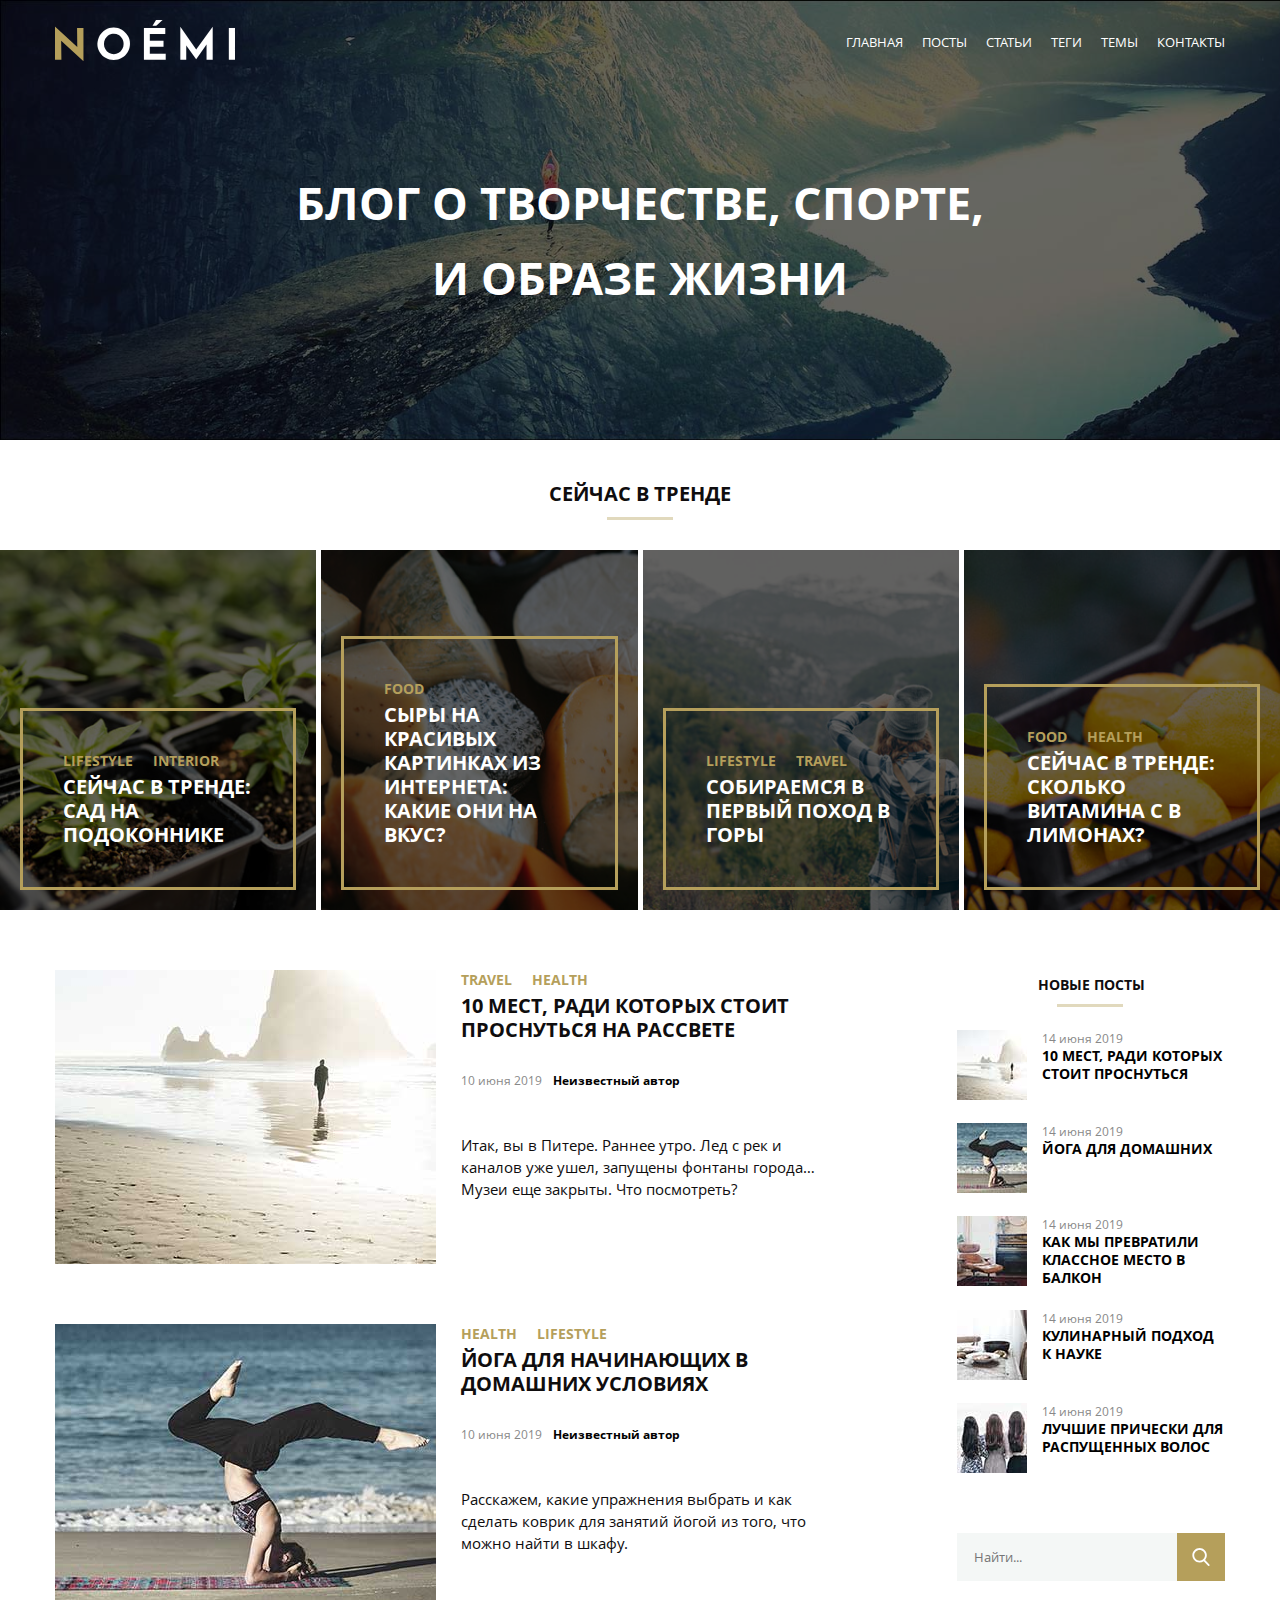
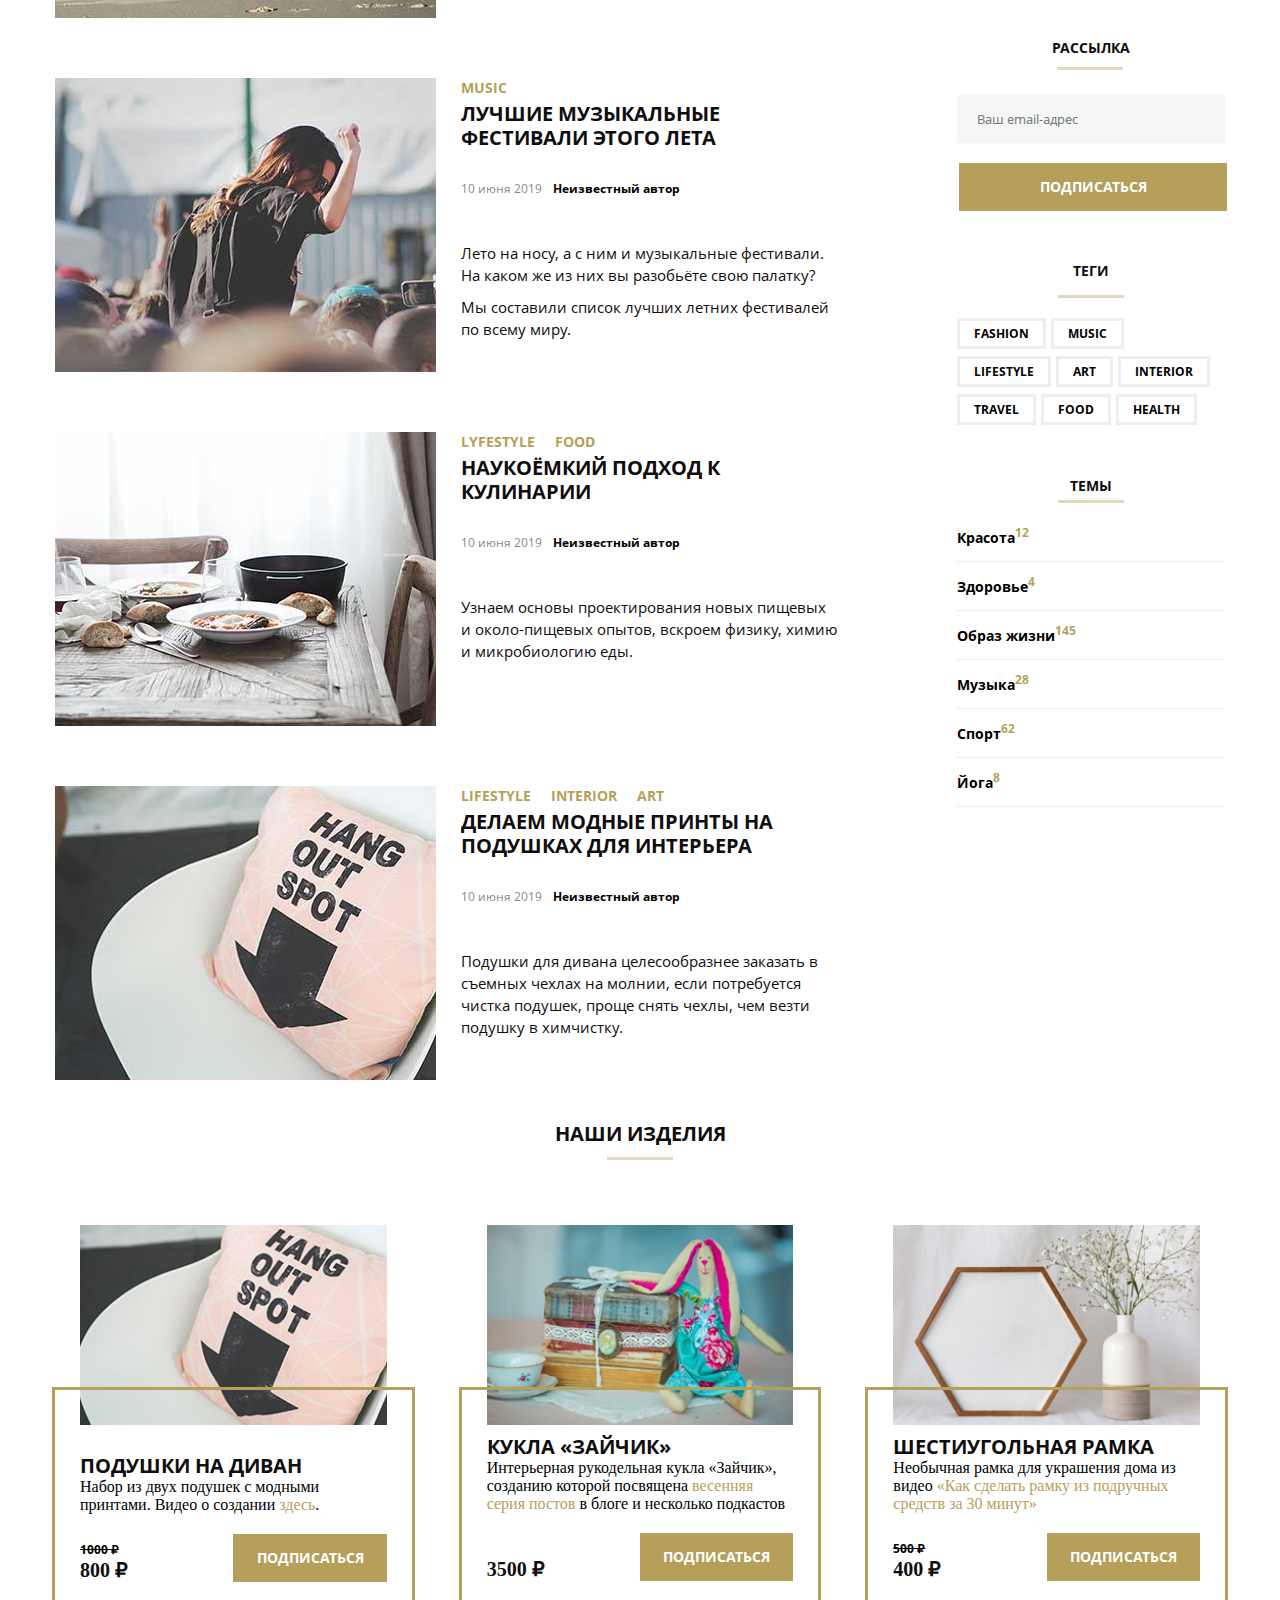
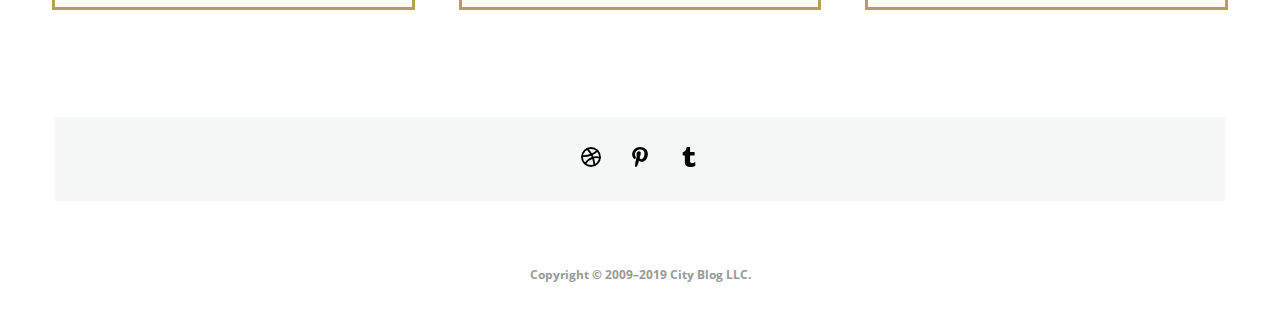
<file: index.html>
<!DOCTYPE html>
<html lang="en">
  <head>
    <meta charset="UTF-8" />
    <meta name="viewport" content="width=device-width, initial-scale=1.0" />
    <title>MQ diploma</title>
    <link rel="stylesheet" href="css/style.css" />
  </head>
  <body>
    <header class="header">
      <div class="container">
        <div class="banner">
          <div class="navbar">
            <a href="#index.html" class="logo">
              <img
                src="svg/noemi-logo.svg"
                title="На главную"
                alt="Логотип"
              />
            </a>
            <div class="menu-container">
              <input type="checkbox" class="burger-check" id="burger">
              <label class="burger-menu" for="burger">☰</label>
              <nav class="menu">
              <a class="menu-item menu-main" href="#logo">Главная</a>
              <a class="menu-item" href="#0">Посты</a>
              <a class="menu-item" href="#0">Статьи</a>
              <a class="menu-item" href="#0">Теги</a>
              <a class="menu-item" href="#0">Темы</a>
              <a class="menu-item" href="#0">Контакты</a>
            </nav>
            </div>
          </div>
          <h1 class="title">Блог о творчестве, спорте, и образе жизни</h1>
        </div>
      </div>
    </header>
    <h2 class="trends-title">Сейчас в тренде</h2>
    <div class="trends">
      <div class="trends-card trend1">
        <div class="post-header trend-header">
          <ul class="post-categories">
            <li><a href="#0" class="post-category">LIFESTYLE</a></li>
            <li><a href="#0" class="post-category">Interior</a></li>
          </ul>
          <h2 class="post-name trend-name">
            <a href="#"
              >Сейчас в тренде: сад на подоконнике</a
            >
          </h2>
        </div>
      </div>
      <div class="trends-card trend2">
        <div class="post-header trend-header">
          <ul class="post-categories">
            <li><a href="#0" class="post-category">Food</a></li>
          </ul>
          <h2 class="post-name  trend-name">
            <a href="#"
              >сыры на красивых картинках из интернета: какие они на вкус?</a
            >
          </h2>
        </div>
      </div>
      <div class="trends-card trend3">
        <div class="post-header trend-header">
          <ul class="post-categories">
            <li><a href="#0" class="post-category">LIFESTYLE</a></li>
            <li><a href="#0" class="post-category">Travel</a></li>
          </ul>
          <h2 class="post-name trend-name">
            <a href="#"
              >СОБИРАЕМСЯ В ПЕРВЫЙ ПОХОД В ГОРЫ</a
            >
          </h2>
        </div>
      </div>
      <div class="trends-card trend4">
        <div class="post-header trend-header">
          <ul class="post-categories">
            <li><a href="#0" class="post-category">Food</a></li>
            <li><a href="#0" class="post-category">Health</a></li>
          </ul>
          <h2 class="post-name trend-name">
            <a href="#"
              >Сейчас в тренде: сКОЛЬКО ВИТАМИНА c В ЛИМОНАХ?</a
            >
          </h2>
        </div>
      </div>
    </div>
    <div class="container-center">
      <div class="container-content">
        <main class="main-container">
          <section class="post">
            <img
              class="post-image"
              src="images/last-post1.jpg"
              alt="Путник на фоне белых гор и моря"
            />
            <article class="post-box">
              <div class="post-header">
                <ul class="post-categories">
                  <li><a href="#0" class="post-category">Travel</a></li>
                  <li><a href="#0" class="post-category">Health</a></li>
                </ul>
                <h2 class="post-name">
                  <a href="#"
                    >10 мест, ради которых стоит проснуться на рассвете</a
                  >
                </h2>
              </div>
              <div class="post-info">
                <time class="post-time" datetime="2019-06-10"
                  >10 июня 2019</time
                >
                <h3 class="post-author">Неизвестный автор</h3>
              </div>
              <div class="post-content">
                <p class="post-content-part">
                  Итак, вы в Питере. Раннее утро. Лед с рек и каналов уже ушел,
                  запущены фонтаны города… Музеи еще закрыты. Что посмотреть?
                </p>
              </div>
            </article>
          </section>
          <section class="post">
            <img
              class="post-image"
              src="images/last-post2.jpg"
              alt="Девушка-йог на пляже"
            />
            <article class="post-box">
              <div class="post-header">
                <ul class="post-categories">
                  <li><a href="#0" class="post-category">health</a></li>
                  <li><a href="#0" class="post-category">lifestyle</a></li>
                </ul>
                <h2 class="post-name">
                  <a href="#">ЙОга для начинающих в домашних условиях</a>
                </h2>
              </div>
              <div class="post-info">
                <time class="post-time" datetime="2019-06-10"
                  >10 июня 2019</time
                >
                <h3 class="post-author">Неизвестный автор</h3>
              </div>
              <div class="post-content">
                <p class="post-content-part">
                  Расскажем, какие упражнения выбрать и как сделать коврик для
                  занятий йогой из того, что можно найти в шкафу.
                </p>
              </div>
            </article>
          </section>
          <section class="post">
            <img
              class="post-image"
              src="images/last-post3.jpg"
              alt="Фанат на концерте"
            />
            <article class="post-box">
              <div class="post-header">
                <ul class="post-categories">
                  <li><a href="#0" class="post-category">music</a></li>
                </ul>
                <h2 class="post-name">
                  <a href="#">Лучшие музыкальные фестивали этого лета</a>
                </h2>
              </div>
              <div class="post-info">
                <time class="post-time" datetime="2019-06-10"
                  >10 июня 2019</time
                >
                <h3 class="post-author">Неизвестный автор</h3>
              </div>
              <div class="post-content">
                <p class="post-content-part">
                  Лето на носу, а с ним и музыкальные фестивали. На каком же из
                  них вы разобьёте свою палатку?
                </p>
                <p class="post-content-part">
                  Мы составили список лучших летних фестивалей по всему миру.
                </p>
              </div>
            </article>
          </section>
          <section class="post">
            <img
              class="post-image"
              src="images/last-post4.jpg"
              alt="Засервированный стол"
            />
            <article class="post-box">
              <div class="post-header">
                <ul class="post-categories">
                  <li><a href="#0" class="post-category">LYFESTYLE</a></li>
                  <li><a href="#0" class="post-category">FOOD</a></li>
                </ul>
                <h2 class="post-name">
                  <a href="#">Наукоёмкий подход к кулинарии</a>
                </h2>
              </div>
              <div class="post-info">
                <time class="post-time" datetime="2019-06-10"
                  >10 июня 2019</time
                >
                <h3 class="post-author">Неизвестный автор</h3>
              </div>
              <div class="post-content">
                <p class="post-content-part">
                  Узнаем основы проектирования новых пищевых и около-пищевых
                  опытов, вскроем физику, химию и микробиологию еды.
                </p>
              </div>
            </article>
          </section>
          <section class="post">
            <img
              class="post-image"
              src="images/last-post5.jpg"
              alt="Подушка с модным принтом"
            />
            <article class="post-box">
              <div class="post-header">
                <ul class="post-categories">
                  <li><a href="#0" class="post-category">Lifestyle</a></li>
                  <li><a href="#0" class="post-category">INTERIOR</a></li>
                  <li><a href="#0" class="post-category">art</a></li>
                </ul>
                <h2 class="post-name">
                  <a href="#">делаем модные принты на подушках для интерьера</a>
                </h2>
              </div>
              <div class="post-info">
                <time class="post-time" datetime="2019-06-10"
                  >10 июня 2019</time
                >
                <h3 class="post-author">Неизвестный автор</h3>
              </div>
              <div class="post-content">
                <p class="post-content-part">
                  Подушки для дивана целесообразнее заказать в съемных чехлах на
                  молнии, если потребуется чистка подушек, проще снять чехлы,
                  чем везти подушку в химчистку.
                </p>
              </div>
            </article>
          </section>
        </main>
        <aside class="sidebar">
          <div class="new-posts">
            <h2 class="new-posts-title">Новые посты</h2>
            <div class="new-posts-wrapper">
              <div class="new-post">
                <img
                  class="new-post-image"
                  src="images/2.jpg"
                  alt="Путник на фоне белых гор и моря"
                />
                <div class="new-post-content">
                  <time class="new-post-time" datetime="2019-06-14"
                    >14 июня 2019</time
                  >
                  <h2 class="new-post-name">
                    <a href="#">10 мест, ради которых стоит проснуться</a>
                  </h2>
                </div>
              </div>
              <div class="new-post">
                <img
                  class="new-post-image"
                  src="images/151.jpg"
                  alt="Девушка-йог на пляже"
                />
                <div class="new-post-content">
                  <time class="new-post-time" datetime="2019-06-14"
                    >14 июня 2019</time
                  >
                  <h2 class="new-post-name">
                    <a href="#">Йога для домашних</a>
                  </h2>
                </div>
              </div>
              <div class="new-post">
                <img
                  class="new-post-image"
                  src="images/45.jpg"
                  alt="Уютное место"
                />
                <div class="new-post-content">
                  <time class="new-post-time" datetime="2019-06-14"
                    >14 июня 2019</time
                  >
                  <h2 class="new-post-name">
                    <a href="#">как мы превратили классное место в балкон</a>
                  </h2>
                </div>
              </div>
              <div class="new-post">
                <img
                  class="new-post-image"
                  src="images/501.jpg"
                  alt="Засервированный стол"
                />
                <div class="new-post-content">
                  <time class="new-post-time" datetime="2019-06-14"
                    >14 июня 2019</time
                  >
                  <h2 class="new-post-name">
                    <a href="#">Кулинарный подход к науке</a>
                  </h2>
                </div>
              </div>
              <div class="new-post">
                <img
                  class="new-post-image"
                  src="images/7.jpg"
                  alt="Прически"
                />
                <div class="new-post-content">
                  <time class="new-post-time" datetime="2019-06-14"
                    >14 июня 2019</time
                  >
                  <h2 class="new-post-name">
                    <a href="#">лучшие прически для распущенных волос</a>
                  </h2>
                </div>
              </div>
            </div>
          </div>
          <div class="search">
            <form class="search">
              <label class="search-group">
                <span hidden>Поисковая строка</span>
                <input class="search-field" placeholder="Найти..." required />
              </label>
              <button class="search-button"><span hidden>Поиск</span></button>
            </form>
          </div>
          <div class="malling-list">
            <h2 class="malling-list-title">Рассылка</h2>
            <div class="search">
              <form class="malling-list-form">
                <label class="malling-group">
                  <span hidden>Отправить email-адрес</span>
                  <input
                    class="malling-field"
                    placeholder="Ваш email-адрес"
                    required
                  />
                </label>
                <button class="btn malling-button"><label for="popup1" >
                  Подписаться<span hidden>Подписаться</span></label></button>
                </button>
              </form>
            </div>
          </div>
          <div class="popup-container">
            <div class="box"></div>
            <input type="checkbox" id="popup1" class="popup-toggle">
            <div class="popup">
              <label for="popup1" class="popup-close-bg"></label>
              <div class="popup-content">
                  <label for="popup1" class="popup-close"><span hidden>Закрыть</span>&times;</label>
                  <h2 class="popup-title">Ваш фидбек</h2>
                  <form class="form">
                    <div class="form-row form-popup1">
                      <label class="form-group">
                        <span class="form-hint">Как часто вы заходите на сайт</span>
                        <select class="popup-select">
                          <option>2-3 раза в неделю</option>
                          <option selected>Почти каждый день</option>
                          <option>1-2 раза в неделю</option>
                          <option>Реже, чем раз в неделю</option>
                        </select>
                      </label>
                    </div>
                    <div class="form-row form-popup2">
                      <span class="form-hint">Вы подписаны на e-mail-рассылку?</span>
                      <label class="radio-group">
                        <input type="radio" name="radio-group" class="radio-group-control" checked>
                        <span class="radio-group-text" selected>Да</span>
                      </label>
                      <label class="radio-group">
                        <input type="radio" name="radio-group" class="radio-group-control" checked>
                        <span class="radio-group-text">Нет</span>
                      </label>
                    </div>
                    <div class="form-row form-popup3">
                      <span class="form-hint">Расскажите, какой контент вы хотели бы видеть на нашем сайте?</span>
                      <textarea class="form-field" placeholder="Может, больше рецептов?"></textarea>
                    </div>  
                    <div class="form-row form-popup4">
                      <button class="btn popup-button">Отправить</button>
                    </div>
                  </form>
              </div>
            </div>
          </div>
          <div class="tags-container">
            <div class="tags">
              <h2 class="tags-title">Теги</h2>
              <ul class="tags-list">
                <li class="tag-list-item">
                  <a href="#" class="tag">Fashion</a>
                </li>
                <li class="tag-list-item"><a href="#" class="tag">MuSiC</a></li>
                <li class="tag-list-item">
                  <a href="#" class="tag">Lifestyle</a>
                </li>
                <li class="tag-list-item"><a href="#" class="tag">ART</a></li>
                <li class="tag-list-item">
                  <a href="#" class="tag">Interior</a>
                </li>
                <li class="tag-list-item">
                  <a href="#" class="tag">travel</a>
                </li>
                <li class="tag-list-item"><a href="#" class="tag">FOOD</a></li>
                <li class="tag-list-item">
                  <a href="#" class="tag">HEALTH</a>
                </li>
              </ul>
            </div>
          </div>
          <div class="topics-container">
            <div class="topics">
              <h2 class="topics-title">Темы</h2>
              <ul class="topics-list">
                <li class="topics-list-item">
                  <a href="#" class="topic">Красота</a
                  ><span class="counter">12</span>
                </li>
                <li class="topics-list-item">
                  <a href="#" class="topic">Здоровье</a
                  ><span class="counter">4</span>
                </li>
                <li class="topics-list-item">
                  <a href="#" class="topic">Образ жизни</a
                  ><span class="counter">145</span>
                </li>
                <li class="topics-list-item">
                  <a href="#" class="topic">Музыка</a
                  ><span class="counter">28</span>
                </li>
                <li class="topics-list-item">
                  <a href="#" class="topic">Спорт</a
                  ><span class="counter">62</span>
                </li>
                <li class="topics-list-item">
                  <a href="#" class="topic">Йога</a
                  ><span class="counter">8</span>
                </li>
              </ul>
            </div>
          </div>
        </aside>
      </div>
      <h2 class="shop-title">Наши изделия</h2>
      <div class="shop">
        <div class="shop-card shop1">
          <div class="img shop-img1"></div>
          <div class="shop-content different-content">
              <h2 class="post-name">
                <a href="#">Подушки на диван</a>
              </h2>
              <p class="shop-text">Набор из двух подушек с модными принтами. Видео о создании <a class="shop-link" href="#">здесь</a>.</p>
              <div class="shop-footer">
                <div class="shop-price">
                  <span class="counter shop-price-old">1000 ₽</span>
                  <span class="shop-price-new">800 ₽</span>
                </div>
                <button class="btn shop-button">
                  Подписаться<span hidden>Подписаться</span>
                </button>
              </div>
          </div>
        </div>
        <div class="shop-card shop2">
          <div class="img shop-img2"></div>
          <div class="shop-content">
              <h2 class="post-name">
                <a href="#">Кукла «Зайчик»</a>
              </h2>
              <p class="shop-text">Интерьерная рукодельная кукла «Зайчик», созданию которой посвящена <a class="shop-link" href="#">весенняя серия постов</a> в блоге и несколько подкастов</p>
              <div class="shop-footer">
                <div class="shop-price">
                  <span class="shop-price-new">3500 ₽</span>
                </div>
                <button class="btn shop-button">
                  Подписаться<span hidden>Подписаться</span>
                </button>
              </div>
          </div>
        </div>
        <div class="shop-card shop3">
          <div class="img shop-img3"></div>
          <div class="shop-content">
              <h2 class="post-name">
                <a href="#">Шестиугольная рамка</a>
              </h2>
              <p class="shop-text">Необычная рамка для украшения дома из видео <a class="shop-link" href="#">«Как сделать рамку из подручных средств за 30 минут»</a></p>
              <div class="shop-footer">
                <div class="shop-price">
                  <span class="counter shop-price-old">500 ₽</span>
                  <span class="shop-price-new">400 ₽</span>
                </div>
                <button class="btn shop-button">
                  Подписаться<span hidden>Подписаться</span>
                </button>
              </div>
          </div>
        </div>
      </div>
      <footer class="footer">
        <div class="socials-container">
          <address class="articles-socials">
            <ul class="socials">
              <li class="socials-item dribbble">
                <a href="#" alt="Dribbble"
                  ><span hidden>Перейти на Dribbble </span></a
                >
              </li>
              <li class="socials-item pinterest">
                <a href="#" alt="Pinterest"
                  ><span hidden>Перейти на Pinterest</span></a
                >
              </li>
              <li class="socials-item tumblr">
                <a href="#" alt="Tumblr"
                  ><span hidden>Перейти на Tumblr</span></a
                >
              </li>
            </ul>
          </address>
        </div>
        <div class="copyright">
          <span class="copyright-text"
            >Copyright © 2009–2019 City Blog LLC.</span
          >
        </div>
      </footer>
    </div>
  </body>
</html>
</file>
<file: css/style.css>
:root {
  --sidebar-margin: calc(100% - 275px);
}

body, div, section, h1, h2, h3, p, ul {
  margin: 0;
}

ul {
  padding: 0;
  list-style: none;
}

a {
  text-decoration: none;
  color: inherit;
}

@font-face {
  font-family: OpenSans;
  src: url(../fonts/OpenSans-Regular.woff);
  font-weight: 400;
}

@font-face {
  font-family: OpenSans;
  src: url(../fonts/OpenSans-Bold.woff);
  font-weight: 700;
}

.header {
  background-image: url(../images/banner-bg.jpg);
  background-size: cover;
  position: relative;
  z-index: 0;
  margin: 0 auto;
}

.header::after {
  content: '';
  display: block;
  position: absolute;
  background-color: #000;
  left: 0;
  top: 0;
  height: 100%;
  width: 100%;
  opacity: 0.6;
  z-index: -1;
}

.banner {
  width: 100%;
  padding-top: 20px;
}

.navbar {
  margin: 0 auto;
  justify-content: space-between;
  align-items: center;
}

.logo {
  width: 180px;
}

.burger-check {
  display: none;
}

.burger, .burger-menu {
  display: none;
}

.menu-item {
  font-size: 13px;
  text-transform: uppercase;
  color: #ffffff;
  font-weight: 400;
  font-family: "OpenSans", Arial, sans-serif;
  text-align: center;
  margin-left: 15px;
}

.menu-main {
  margin-left: 32px;
}

.menu-item:first-child {
  margin-left: 0;
}

.menu-item:hover {
  text-decoration: underline;
  cursor: pointer;
}

.trends-title {
  margin-top: 40px;
  margin-bottom: 30px;
  font-size: 20px;
  text-align: center;
  text-transform: uppercase;
  color: #0f0d0e;
  font-weight: 700;
  font-family: "OpenSans", Arial, sans-serif;
}

.trends-title::after {
  content: '';
  width: 66px;
  height: 3px;
  background-color: #b59f5b;
  opacity: 0.4;
  margin: 0 auto;
  margin-top: 10px;
  display: block;
}

.trends {
  display: flex;
}

.trends-card {
  width: calc(25% - 5px);
  min-height: 320px;
  display: flex;
  align-items: flex-end;
  position: relative;
  background-size: cover;
  padding: 20px;
  z-index: 0;
}

.trends-card::after {
  content: '';
  display: block;
  position: absolute;
  background-color: #000;
  left: 0;
  top: 0;
  height: 100%;
  width: 100%;
  opacity: 0.6;
  z-index: -1;
}

.trend2 {
  margin-left: 5px;
}

.trend3 {
  margin-left: 5px;
}

.trend4 {
  margin-left: 5px;
}

.trend1 {
  background-image: url(../images/trend1.jpg);
  z-index: -1;
}

.trend2 {
  background-image: url(../images/trend2.jpg);
  z-index: -1;
}

.trend3 {
  background-image: url(../images/trend3.jpg);
  z-index: -1;
}

.trend4 {
  background-image: url(../images/trend4.jpg);
  z-index: -1;
}

.trend-header {
  border: 3px solid #b59f5b;
  padding: 40px;
}

.container-center {
  max-width: 1170px;
  margin: 0 auto;
  display: flex;
  flex-direction: column;
}

.container-content {
  display: flex;
  width: 100%;
}

.main {
  display: flex;
  flex-grow: 1;
}

.sidebar {
  margin-top: 65px;
}

.title {
  margin: 0 auto;
  text-transform: uppercase;
  color: #ffffff;
  font-weight: 700;
  font-family: "OpenSans", Arial, sans-serif;
  font-style: normal;
  text-align: center;
}

.post, .post-categories {
  display: flex;
}

.post-image {
  max-height: 296px;
}

.post-categories {
  flex-wrap: wrap;
  gap: 20px;
}

.post-box {
  display: inline-block;
  vertical-align: top;
  margin-left: 25px;
}

.post {
  margin-top: 60px;
}

.post-category {
  margin-right: 10px;
  font-size: 14px;
  text-transform: uppercase;
  color: #b59f5b;
  font-weight: 700;
  font-family: "OpenSans", Arial, sans-serif;
}

.post-category:last-child {
  margin-right: 0;
}

.post-category:hover {
  text-decoration: underline;
}

.post-name {
  font-size: 20px;
  line-height: 24px;
  margin-top: 5px;
  text-transform: uppercase;
  color: #0f0d0e;
  font-weight: 700;
  font-family: "OpenSans", Arial, sans-serif;
}

.trend-name {
  font-size: 20px;
  color: #ffffff;
}

.post-name:hover {
  color: #b59f5b;
}

.post-info {
  font-size: 12px;
  margin-top: 30px;
}

.post-time {
  color: #888888;
  font-weight: 400;
  font-family: "OpenSans", Arial, sans-serif;
}

.post-author {
  display: inline-block;
  margin-left: 8px;
  font-size: 12px;
  color: #000000;
  font-weight: 700;
  font-family: "OpenSans", Arial, sans-serif;
}

.post-content {
  margin-top: 45px;
  font-size: 15px;
  line-height: 22px;
  color: #0f0d0e;
  font-weight: 400;
  font-family: "OpenSans", Arial, sans-serif;
}

.post-content-part {
  margin-top: 10px;
}

.sidebar {
  width: 275px;
  margin-left: 120px;
}

.new-posts {
  margin-bottom: 55px;
  flex-direction: column;
  justify-content: center;
  align-items: center;
}

.new-post {
  display: flex;
}

.new-posts-title {
  font-size: 14px;
  text-align: center;
  text-transform: uppercase;
  color: #0f0d0e;
  font-weight: 700;
  font-family: "OpenSans", Arial, sans-serif;
}

.new-posts-title::after {
  content: '';
  width: 66px;
  height: 3px;
  background-color: #b59f5b;
  opacity: 0.4;
  margin-top: 10px;
  margin-left: 100px;
  display: block;
}

.new-post {
  margin-top: 23px;
}

.new-post-name {
  font-size: 14px;
  line-height: 18px;
  text-transform: uppercase;
  color: #000000;
  font-weight: 700;
  font-family: "OpenSans", Arial, sans-serif;
}

.new-post-content {
  margin-left: 15px;
  vertical-align: top;
  display: inline-block;
}

.new-post-time {
  font-size: 12px;
  display: block;
  color: #888888;
  font-weight: 400;
  font-family: "OpenSans", Arial, sans-serif;
}

.new-post-image {
  max-height: 70px;
}

.search {
  margin-top: 5px;
  display: flex;
}

.search-field {
  width: 220px;
  height: 48px;
  background-color: #f4f7f6;
  border: none;
  padding-left: 17px;
  font-size: 13px;
  color: #000000;
  font-weight: 400;
  font-family: "OpenSans", Arial, sans-serif;
  box-sizing: border-box;
}

.search-field:focus {
  outline: none;
  border: 1px solid #b59f5b;
  ;
}

.search-button {
  width: 48px;
  background-image: url(../svg/search.svg);
  background-repeat: no-repeat;
  background-size: 18px;
  background-color: #b59f5b;
  background-position: center;
  border: none;
}

.search-button:hover {
  background-color: #323232;
  cursor: pointer;
}

.malling-list-title {
  font-size: 14px;
  margin-top: 57px;
  text-align: center;
  text-transform: uppercase;
  color: #0f0d0e;
  font-weight: 700;
  font-family: "OpenSans", Arial, sans-serif;
}

.malling-list-title::after {
  content: '';
  width: 66px;
  height: 3px;
  background-color: #b59f5b;
  opacity: 0.4;
  margin-top: 10px;
  margin-left: 100px;
  display: block;
  margin-bottom: 10px;
}

.malling-field {
  box-sizing: border-box;
  width: 100%;
  height: 48px;
  background-color: #f4f7f6;
  border: none;
  padding-left: 20px;
  margin-top: 15px;
  font-size: 13px;
  color: #000000;
  font-weight: 400;
  font-family: "OpenSans", Arial, sans-serif;
}

.malling-field:focus {
  outline: none;
  border: 1px solid #b59f5b;
  ;
}

.btn {
  background-color: #b59f5b;  
  border: none;
  font-size: 14px;
  text-transform: uppercase;
  color: #ffffff;
  font-weight: 700;
  font-family: "OpenSans", Arial, sans-serif;
}

.malling-button {
  width: 100%;
  height: 48px;
  margin-top: 20px;
  margin-left: 2px;
}

.malling-button:hover {
  background-color: #323232;
  cursor: pointer;
}

.tags {
  text-transform: uppercase;
}

.tags-title {
  text-align: center;
  margin-top: 50px;
  font-size: 14px;
  color: #0f0d0e;
  font-weight: 700;
  font-family: "OpenSans", Arial, sans-serif;
}

.tags-title::after {
  content: '';
  width: 66px;
  height: 3px;
  display: block;
  margin: 0 auto;
  margin-top: 15px;
  margin-bottom: 15px;
  background-color: #b59f5b;
  opacity: 0.4;
}

.tags-list {
  list-style-type: none;
  display: flex;
  flex-wrap: wrap;
}

.tag {
  text-align: center;
  text-transform: uppercase;
  padding: 4px 14px;
  border: 3px solid #eeeeee;
  font-size: 12px;
  color: #000000;
  text-decoration: none;
  font-weight: 700;
  font-family: "OpenSans", Arial, sans-serif;
}

.tag:hover {
  outline: 3px solid #b59f5b;
}

.tag-list-item {
  display: inline-flex;
  margin-top: 5px;
  margin-bottom: 2px;
  align-items: center;
  list-style-type: none;
}

.tag-list-item:hover {
  background-color: #8f8c8c;
}

.tag-list-item {
  margin-right: 5px;
}

.topics-title {
  margin-top: 49px;
  text-align: center;
  font-size: 14px;
  text-transform: uppercase;
  color: #0f0d0e;
  font-weight: 700;
  font-family: "OpenSans", Arial, sans-serif;
}

.topics-title::after {
  content: '';
  width: 66px;
  height: 3px;
  display: block;
  margin: 0 auto;
  margin-top: 5px;
  margin-bottom: 10px;
  background-color: #b59f5b;
  opacity: 0.4;
}

.topic {
  display: inline-block;
  font-weight: 700;
  color: #000000;
  font-size: 14px;
  line-height: 40px;
  font-family: "OpenSans", Arial, sans-serif;
}

.topics-list-item {
  padding-top: 5px;
  padding-bottom: 3px;
  list-style: none;
  border-bottom: 1px solid #eeeeee;
}

.counter {
  font-size: 12px;
  text-transform: unset;
  vertical-align: super;
  color: #b59f5b;
  font-weight: 700;
  font-family: "OpenSans", Arial, sans-serif;
}

.shop-title {
  margin-top: 40px;
  font-size: 20px;
  text-align: center;
  text-transform: uppercase;
  color: #0f0d0e;
  font-weight: 700;
  font-family: "OpenSans", Arial, sans-serif;
}

.shop-title::after {
  content: '';
  width: 66px;
  height: 3px;
  background-color: #b59f5b;
  opacity: 0.4;
  margin: 0 auto;
  margin-top: 10px;
  display: block;
}

.shop {
  display: flex;
}

.shop-card {
  width: calc(33.3% - 50px);
  padding: 65px 25px;
  display: flex;
  flex-direction: column;
  justify-content: space-between;
}

.shop2 {
  margin-left: 50px;
}

.shop3 {
  margin-left: 50px;
}

.img {
  width: 100%;
  min-height: 200px;
  background-size: cover;
}

.shop-img1 {
  background-image: url(../images/shop-item-desk1.jpg);
}

.shop-img2 {
  background-image: url(../images/shop-item-desk2.jpg);
}

.shop-img3 {
  background-image: url(../images/shop-item-desk3.jpg);
}

.shop-content {
  margin-top: -10px;
  padding-top: 15px;
  outline: 3px solid #b59f5b;
  outline-offset: 25px;
  flex-grow: 1;
}

.different-content {
  padding-top: 34px;
}

.shop-footer {
  display: flex;
  justify-content: space-between;
}

.shop-price {
  display: flex;
  flex-direction: column;
  color: #000000;
  margin-top: 15px;
  justify-content: flex-end;
}

.shop-price-old {
  color: #000000;
  text-decoration: line-through;
}

.shop-price-new {
  font-size: 20px;
  text-transform: uppercase;
  color: #0f0d0e;
  font-weight: 700;
  font-family: "Open Sans";
}

.shop-button {
  width: 50%;
  height: 48px;
  margin-top: 20px;
}

.shop-button:hover {
  background-color: #323232;
  cursor: pointer;
}

.shop-link {
  color: #b59f5b;
}

.shop-link:hover {
  text-decoration: underline;
}

.articles-socials {
  width: 100%;
  margin-top: 70px;
  padding-top: 30px;
  padding-bottom: 30px;
  vertical-align: middle;
  text-align: center;
  background-color: #f4f7f6;
  background-size: 20px;
}

.socials {
  display: block;
}

.dribbble {
  background-image: url(../svg/001-dribbble.svg);
  width: 20px;
  height: 20px;
}

.pinterest {
  background-image: url(../svg/001-pinterest.svg);
  width: 20px;
  height: 20px;
}

.tumblr {
  background-image: url(../svg/003-tumblr.svg);
  width: 20px;
  height: 20px;
}

.socials-item {
  margin-right: 25px;
  display: inline-block;
  list-style: none;
  cursor: pointer;
}

.socials-item:last-child {
  margin-right: 0;
}

.socials-link-text {
  display: none;
  width: 1px;
  height: 1px;
  clip: rect(1px, 1px, 1px, 1px);
  position: absolute;
}

.socials-link-dribbble::after {
  display: inline-block;
  width: 20px;
  height: 20px;
  background-repeat: no-repeat;
  background-position: center center;
  background-size: 20px;
  background-color: transparent;
}

.socials-link-pinterest::after {
  display: inline-block;
  width: 20px;
  height: 20px;
  background-repeat: no-repeat;
  background-position: center center;
  background-size: 20px;
  background-color: transparent;
}

.socials-link-tumblr::after {
  display: inline-block;
  width: 20px;
  height: 20px;
  background-repeat: no-repeat;
  background-position: center center;
  background-size: 20px;
  background-color: transparent;
}

.copyright {
  margin-top: 65px;
  margin-bottom: 40px;
  text-align: center;
}

.copyright-text {
  display: block;
  font-size: 12px;
  color: #999999;
  font-weight: 700;
  font-family: "OpenSans", Arial, sans-serif;
}

.popup-container {
  position: relative;
}

.popup {
  position: fixed;
  width: 100%;
  height: 100%;
  left: 0;
  top: 0;
  background-color: rgba(0, 0, 0, 0.5);
  display: none;
  justify-content: center;
  align-items: center;
  z-index: 3;
}

.popup-close-bg {
  position: absolute;
  width: 100%;
  height: 100%;
  top: 0;
  left: 0;
  z-index: 1;
}

.popup-toggle {
  display: none;
}

.popup-toggle:checked + .popup {
  display: flex;
}

.popup-content {
  position: relative;
  background-color: #ffffff;
  width: 355px;
  height: 590px;
  padding: 30px;
  box-sizing: border-box;
  z-index: 2;
}

.popup-title {
  font-size: 20px;
  text-align: center;
  text-transform: uppercase;
  color: #0f0d0e;
  font-weight: 700;
  font-family: "OpenSans", Arial, sans-serif;
}

.popup-title::after {
  content: '';
  width: 66px;
  height: 3px;
  background-color: #b59f5b;
  opacity: 0.4;
  margin: 0 auto;
  margin-top: 10px;
  margin-bottom: 20px;
  display: block;
}

.popup-close {
  position: absolute;
  color: #fff;
  font-size: 40px;
  right: -40px;
  top: -45px;
  cursor: pointer;
}

.popup-close:hover {
  color: rgb(235, 202, 120);
}

.form-popup1 {
  vertical-align: middle;
}

.form-popup2 {
  margin-top: 35px;
} 

.form-popup3 {
  margin-top: 35px;
}

.form-popup4 {
  margin-top: 25px;
}

.form-hint {
  display: block;
  font-size: 13px;
  margin-bottom: 12px;
}

.popup-select {
  width: 100%;
  height: 48px;
  padding-left: 20px;
  color: #888888;
  font-family: inherit;
  border: 1px solid #dddddd;
  background-image: url(https://netology-code.github.io/resourses/pics/select__min_.svg);
  background-color: #f3f7f6;
  background-size: 25px;
  background-repeat: no-repeat;
  background-position: right 2px center;
}

.popup-select {
  -webkit-appearance: none;
  -moz-appearance: none;
}

.radio-group-control {
  display: none;
}

.radio-group-text {
  margin-left: 15px;
}

.radio-group-text::before {
  content: '';
  display: inline-block;
  vertical-align: middle;
  width: 16px;
  height: 16px;
  border: 2px solid #b59f5b;
  margin-right: 5px;
  border-radius: 50%;
  box-sizing: border-box;
}

.radio-group-control:checked + .radio-group-text::before{
  background: #b59f5b;
  outline: 3px solid rgb(255, 255, 255);
  outline-offset: -4px;
}

.radio {
  position: absolute;
  clip: rect(1px, 1px, 1px, 1px);
  height: 1px;
  width: 1px;
}

.form-field {
  box-sizing: border-box;
  min-width: 100%;
  max-width: 100%;
  min-height: 135px;
  max-height: 150px;
  border: 1px solid #dddddd;
  padding: 15px 20px;
  font-family: inherit;
  background-color: #f3f7f6;
}

.popup-button {
  width: calc(100% - 1px);
  height: 48px;
}

.popup-button:hover {
  background-color: #323232;
  cursor: pointer;
}

@media (min-width: 1201px) {
  .title {
    margin-top: 100px;
    width: 690px;
    min-height: 275px;
    font-size: 45px;
    line-height: 75px;
  }

  .navbar {
    width: 1170px;
    display: flex;
    padding-left: 15px;
    padding-right: 15px;
  }
}

@media (min-width: 641px) and (max-width: 1200px) {

  .header {
    min-width: 700px;
    min-height: 400px;
    background-image: url(../images/banner-bg-tablet.jpg);
  }

  .title {
    margin-top: 100px;
    width: 690px;
    min-height: 275px;
    font-size: 45px;
    line-height: 75px;
  }

  .navbar {
    width: calc(100% - 30px);
    display: flex;
    padding-left: 15px;
    padding-right: 15px;
  }

  .menu {
    display: none;
    position: fixed;
    top: 65px;
    right: 30px;
  }

  .burger-check {
    display: none;
  }

  .burger-check:checked + .burger-menu + .menu {
    display: block;
  }

  .burger-menu {
    width: 30px;
    display: block;
    position: fixed;
    top: 20px;
    right: 20px;
    text-align: center;
    color: #f4f7f6;
    font-size: 30px;
    z-index: 2;
  }

  .trend-name {
    font-size: 16px;
  }

  .post {
    max-width: calc(100% - 30px);
    flex-direction: column;
    margin: 0 auto;
    margin-top: 60px;
  }
  
  .post-categories {
    margin-top: 20px;
  }

  .post-image {
    max-height: 296px;
    object-fit: cover;
    margin-left: 25px;
  }
  
  .post-name {
    font-size: 17px;
  }

  .sidebar {
    margin-left: 0;
    margin-right: 50px;
  }

  .shop {
  flex-wrap: wrap;
  }

  .shop-card {
    margin-left: 25px;
  }

  .shop2 {
    margin-left: 60px;
  }

  .different-content {
    padding-top: 51px;
  }

  .main-container {
    width: 75%;
  }
}

@media (min-width: 1000px) and (max-width: 1200px) {
  .shop2 {
      margin-left: 80px;
  }
}

@media (min-width: 641px) and (max-width: 1200px) and (orientation: portrait) {

  .trends {
    width: 100%;
    flex-wrap: wrap;
    gap: 5px;
    justify-content: space-evenly
  }
  
  .trends-card {
    width: calc(50% - 45px);
    min-height: 245px;
  } 

  .trend2 {
    width: calc(50% - 45px);
    margin-left: 0;
  }

  .trend3 {
    width: calc(50% - 45px);
    margin-left: 0;
  }

  .trend4 {
    width: calc(50% - 45px);
    margin-left: 0;
  }

  
  .shop-card {
    width: calc(50% - 100px);
  }
}

@media (min-width: 641px) and (max-width: 1200px) and (orientation: landscape) {
  .shop {
    margin-left: 75px;
    margin-right: 75px;
  }

  .shop2 {
    margin-left: 0;
    margin-left: auto;
  }
} 


@media (max-width: 640px) {
  .trends {
    width: 100%;
    display: block;
  }

  .trends-card {
    width: calc(100% - 40px);
    min-height: 200px;  
    margin: 0 auto;
  }

  .trend-name {
    font-size: 16px;
  }

  .shop {
    flex-direction: column;
  }

  .shop-card {
    width: 75%;
    margin: 0 auto;
}

  .header {
    width: 100%;
    min-height: 510px;
    margin: 0 auto;
    background-image: url(../images/banner-mobile.jpg);
    background-repeat: no-repeat;
  }

  .title {
    margin-top: 230px;
    font-size: 26px;
    line-height: 36px;
  }

  .burger-check:checked + .burger-menu + .menu {
    display: flex;
    flex-wrap: wrap;
    flex-direction: column;
  }

  .menu-item {
    margin-top: 5px;
  }

  .menu-item:first-child {
  margin-right: -15px;
  } 
  
  .menu {
  display: none;
  position: fixed;
  top: 10px;
  right: 60px;
}

  .logo {
    position: absolute;
  }

  .burger-check {
    display: none;
  }

  .burger-menu {
    width: 30px;
    display: block;
    position: fixed;
    top: 20px;
    right: 20px;
    text-align: center;
    color: #f4f7f6;
    font-size: 30px;
    z-index: 2;
  }

  .main-container {
    display: flex;
    flex-direction: column;
  }

  .post {
    max-width: calc(100% - 30px);
    flex-direction: column;
    margin: 0 auto;
    margin-top: 60px;
  }

  .post-content {
    width: calc(100% - 10px);
  }

  .post-categories {
    margin-top: 20px;
  }

  .post-name {
    width: calc(100% - 10px);
  }

  .container-content {
    flex-direction: column;
  }

  .articles-socials {
    margin-top: 0;
  }

  .trend-header {
    padding: 15px;
  }

  .sidebar {
    margin-left: calc(var(--sidebar-margin) / 2);
  }
  
  .tags-list {
    display: grid;
    grid-template-columns: 1fr 1fr 1fr 1fr;
  }

  .tag-list-item {
    display: grid;
  }

  .tag {
    padding: 4px 4px;
    font-size: 12px;
  }
}


@media (max-width: 640px) and (orientation: portrait) {

  .logo {
    top: 35%;
    left: 20%;
  }

  .popup-content {
    width: calc(100% - 50px);
    height: 85vh;
    padding-top: 15px;
  }

  .popup-title {
    font-size: 14px;
  }

  .popup-close {
    right: 0px;
    top: -35px;
    font-weight: 700;
  }

  .form-popup2 {
    margin-top: 15px;
  }

  .form-popup3 {
    margin-top: 15px;
  }

  .form-popup4 {
    margin-top: 15px;
  }

  .form-hint {
    margin-bottom: 8px;
  }

  .form-field {
    min-height: 60px;
    max-height: 90px;
  }

  .radio-group-text {
    font-size: 13px;
  }

  .popup-select {
    height: 39px;
  }
}

@media (max-width: 640px) and (orientation: landscape) {

  .header {
    min-height: 0;
  }

  .title { 
    min-height: 200px;
    margin-top: 25vw;
  }

  .menu-item {
    margin-top: 5px;
  }

.logo {
  left: 40px;
}

  .trends {
    width: 100%;
    display: flex;
    flex-wrap: wrap;
    gap: 2px;
    justify-content: center;
  }
  
  .trends-card {
    width: calc(50% - 50px);
    min-height: 245px;
    margin: 0;
  } 

  .trend2, .trend3, .trend4 {
    width: calc(50% - 50px);
    margin: 0;
  }

  .sidebar {
    margin: 0 auto;
  }

  .popup-content {
    width: 50%;
    height: 90vh;
  }

  .form-popup2 {
    display: none;
  }
  
  .form-popup3 {
    display: none;
  }

  .form-popup4 {
    display: none;
  }

  .form-row:last-child {
    display: block;
  }

  .popup-close {
    top: -15px;
    font-weight: 700;
  }
}
</file>
